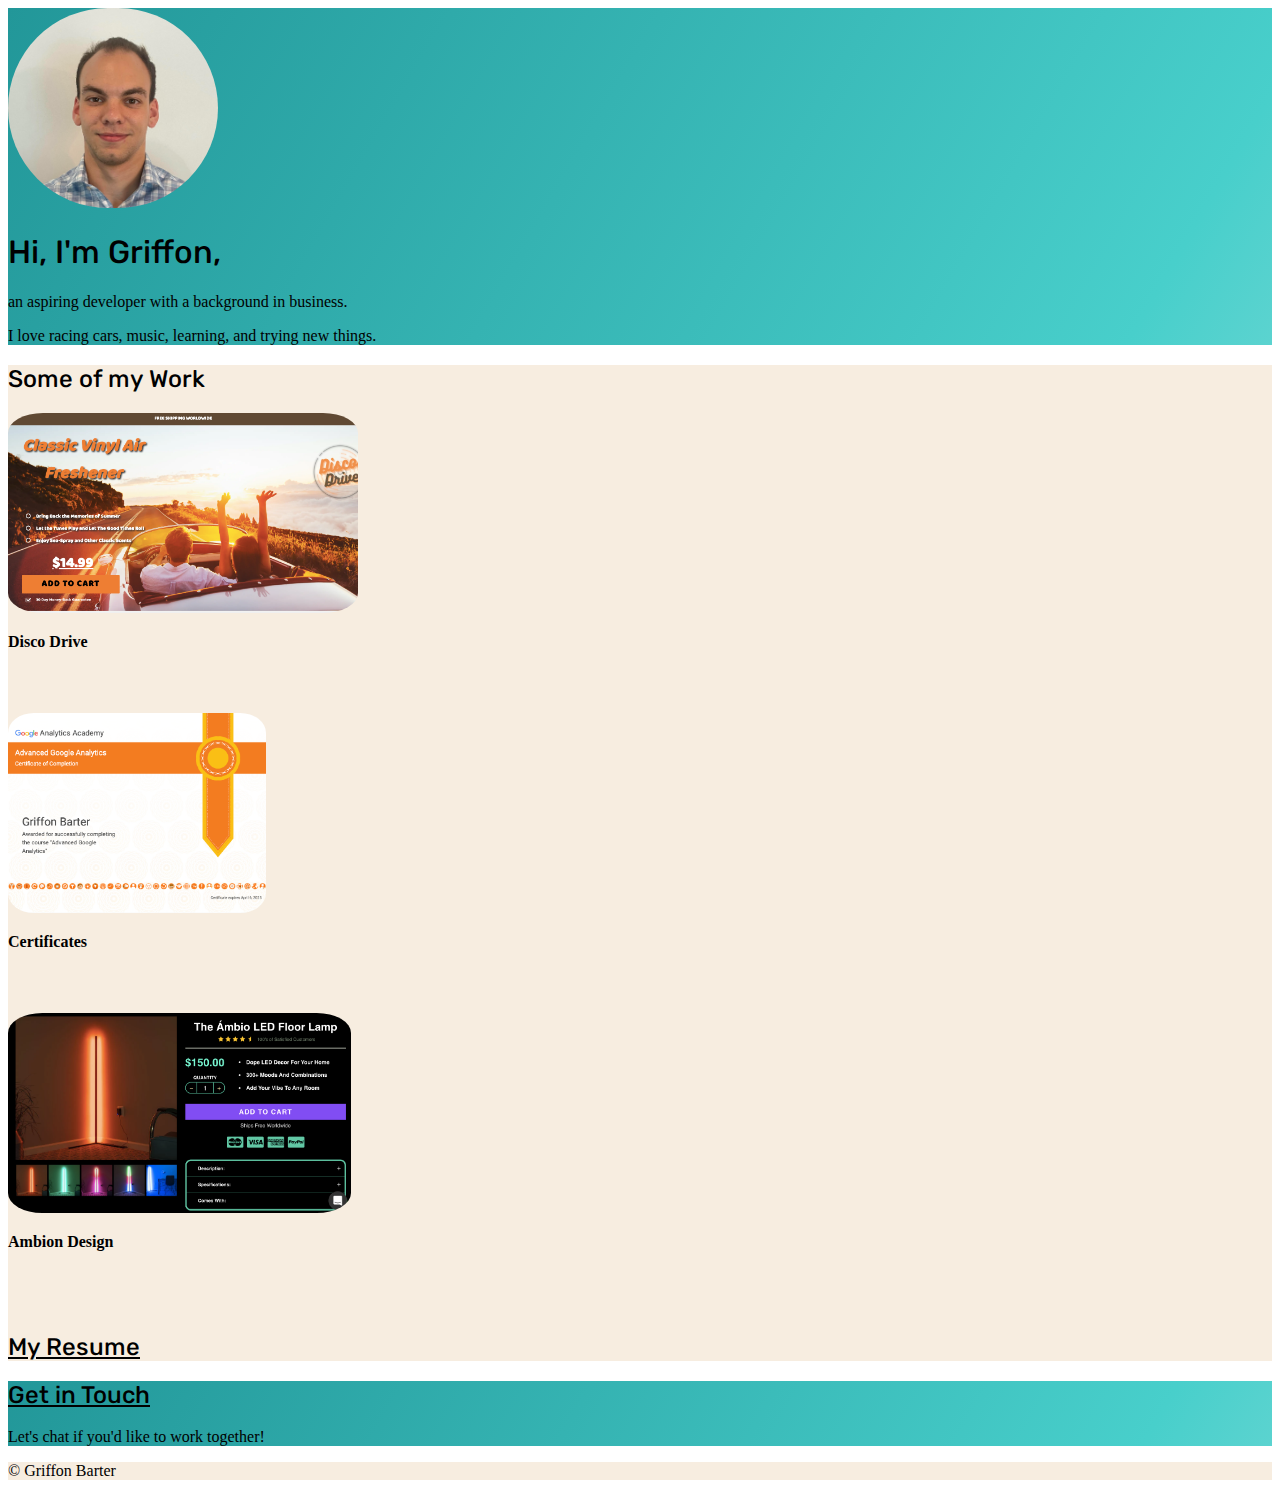
<file: index.html>
<!DOCTYPE html>
<html lang="en">
<head>
    <meta charset="UTF-8">
    <meta name="viewport" content="width=device-width, initial-scale=1.0">
    <title>Griffon Barter</title>
    <link rel="stylesheet" href="./styles.css">
    <link href="https://cdn.jsdelivr.net/npm/bootstrap@5.3.0-alpha3/dist/css/bootstrap.min.css" rel="stylesheet"
    integrity="sha384-KK94CHFLLe+nY2dmCWGMq91rCGa5gtU4mk92HdvYe+M/SXH301p5ILy+dN9+nJOZ" crossorigin="anonymous">
    <link rel="preconnect" href="https://fonts.googleapis.com">
<link rel="preconnect" href="https://fonts.gstatic.com" crossorigin>
<link href="https://fonts.googleapis.com/css2?family=Rubik:ital,wght@0,300..900;1,300..900&display=swap" rel="stylesheet">
</head>


<body>
    <section class="gradient-background">
        <div class="px-4 py-5 text-center">
            <img class="d-block mx-auto mb-4 profile-img" src="./assets/headshot.jpeg" alt="griffon barter" height="200px">
            <h1 class="display-5 text-body-emphasis mb-3">Hi, I'm Griffon,</h1>
            <div class="col-lg-6 mx-auto">
                <p class="lead mb-4">an aspiring developer with a background in business.</p>
                <p class="lead mb-4">I love racing cars, music, learning, and trying new things.</p>
            </div>
        </div>
    </section>


    <section>
        <div class="prevwork text-center">
            <div class="container pb-5 pt-5">
              <h2 class="text-body-emphasis">Some of my Work</h2>
              <div class="container">
                <div class="row mt-5">
                    <div class="combo col-lg-4 col-sm-12">
                        <div>
                        <a href="./disco.html"> <img src="./assets/discodrive.png" alt="disco-drive" /></a>
                        </div>
                        <p class="mt-4 lead label">Disco Drive</p>
                    </div>
                    <div class="combo col-lg-4 col-sm-12 mx-5">
                        <div>
                        <a href="./certificates.html"> <img src="./assets/Course_Certificate copy.png" alt="certificates" /></a>
                        </div>
                        <p class="mt-4 lead label">Certificates</p>
                    </div>
                    <div class="combo col-lg-4 col-sm-12">
                        <div>
                        <a href="./ambion.html"><img src="./assets/ambiondesign.png" alt="ambion-design" /></a>
                        </div>
                        <p class="mt-4 lead label">Ambion Design</p>
                    </div>
                </div>

              </div>
              <a style="color: black;" href="./resume.html"><h2>My Resume</h2></a>
            </div>
            
          </div>

          
    </section>



    <section class="prevwork">
        <div class="container ">
            <div class="p-5 text-center bg-body-tertiary rounded-3 gradient-background">
              <a style="color: black;" href="mailto:griffon.barter@gmail.com"><h2 class="text-body-emphasis">Get in Touch</h2></a>
              <p class="lead mb-1">
                Let's chat if you'd like to work together!
              </p>
            </div>
          </div>

    </section>

    <section class="prevwork">
        <div class="container">
            <footer class="d-flex flex-wrap justify-content-between align-items-center py-3">
              <div class="col-md-4 d-flex align-items-center">
                <span class="mb-3 mb-md-0 text-body-secondary">© Griffon Barter</span>
              </div>
            </footer>
          </div>
    </section>
    <script src="https://cdn.jsdelivr.net/npm/bootstrap@5.3.3/dist/js/bootstrap.bundle.min.js" integrity="sha384-YvpcrYf0tY3lHB60NNkmXc5s9fDVZLESaAA55NDzOxhy9GkcIdslK1eN7N6jIeHz" crossorigin="anonymous"></script>
</body>
</html>
</file>
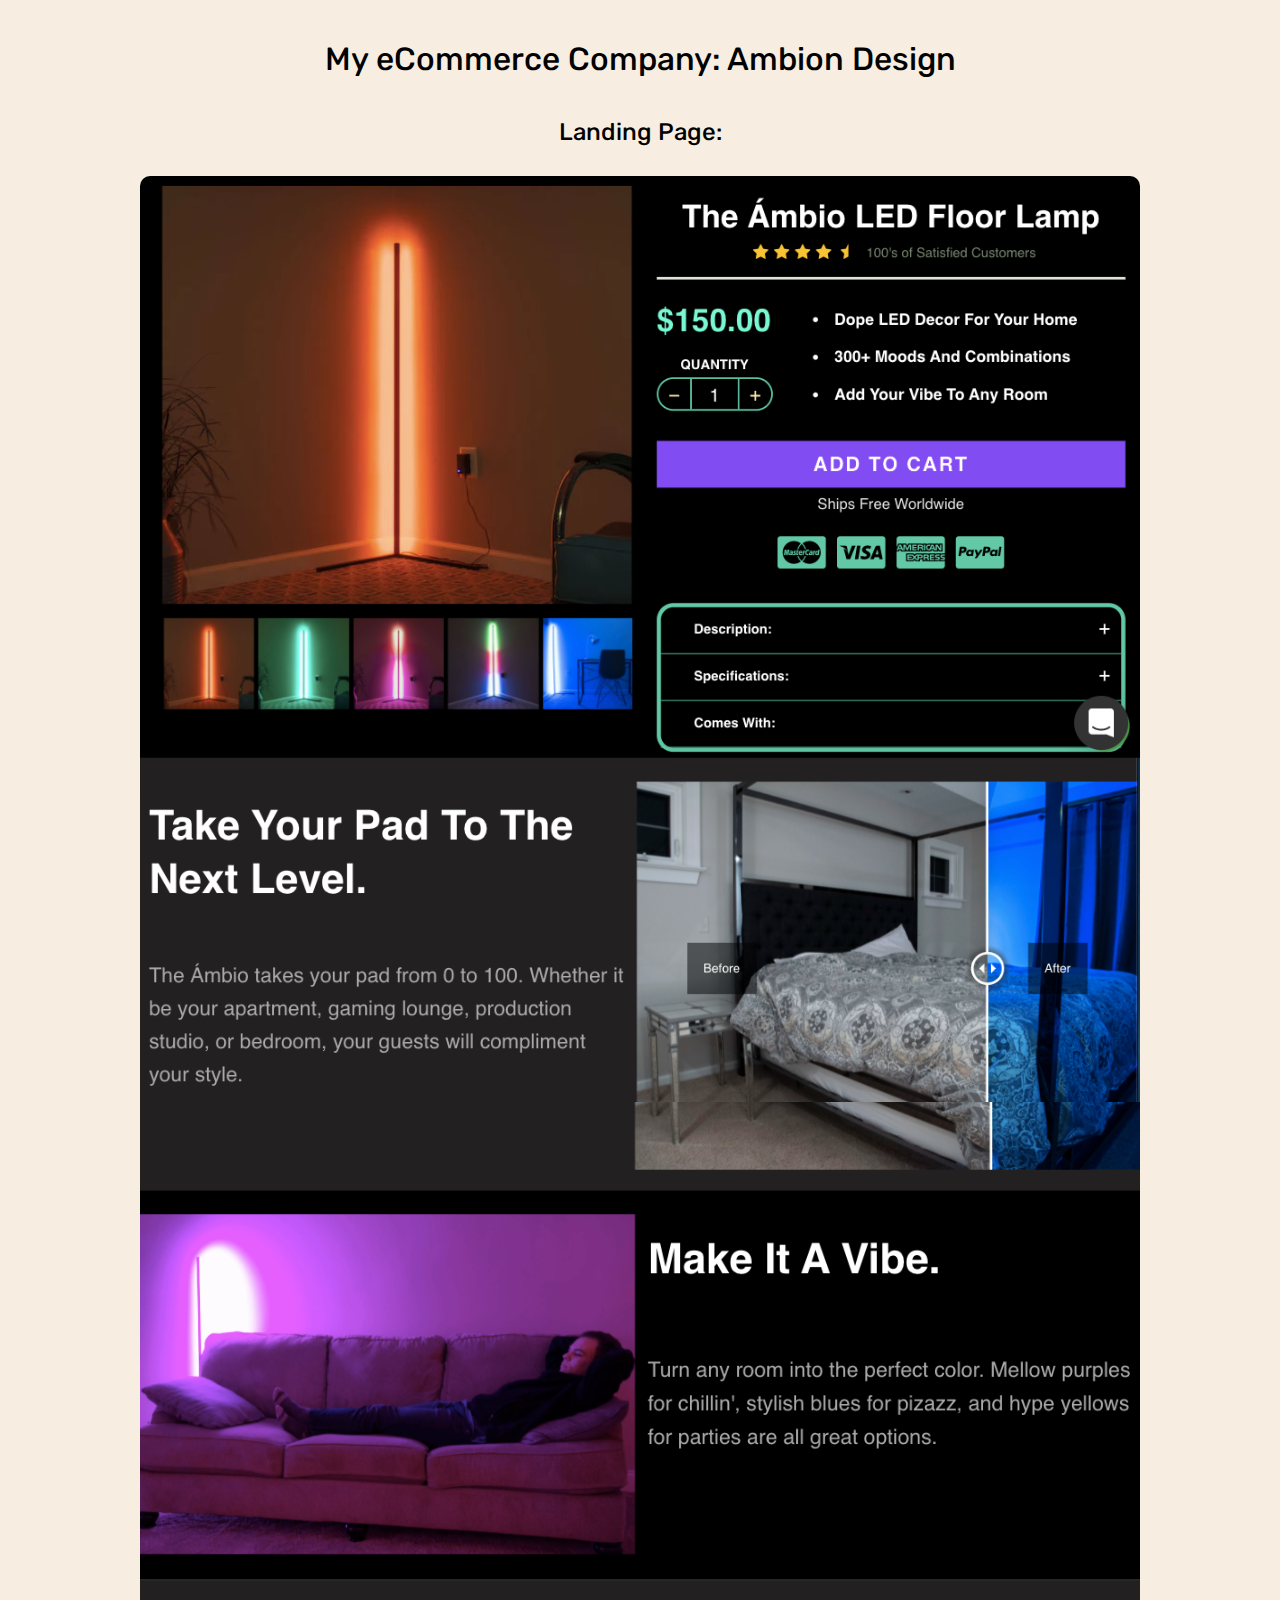
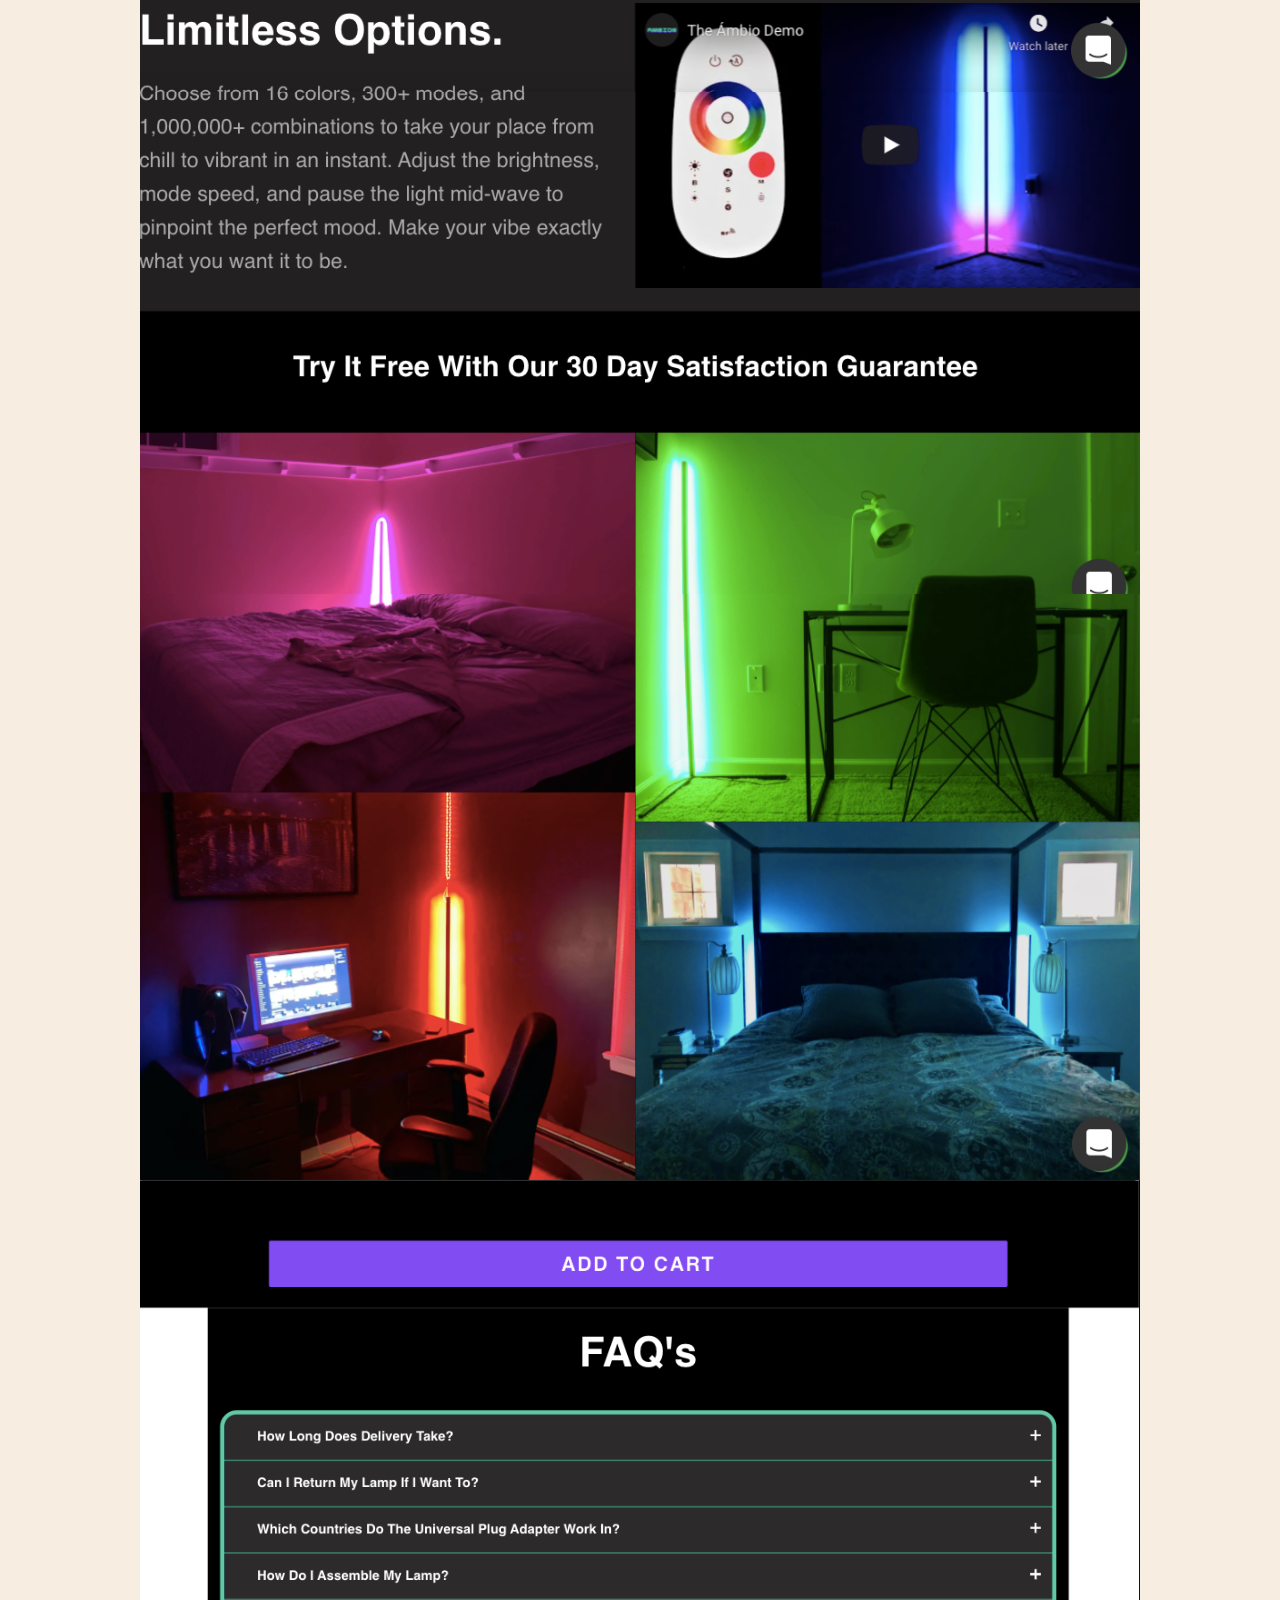
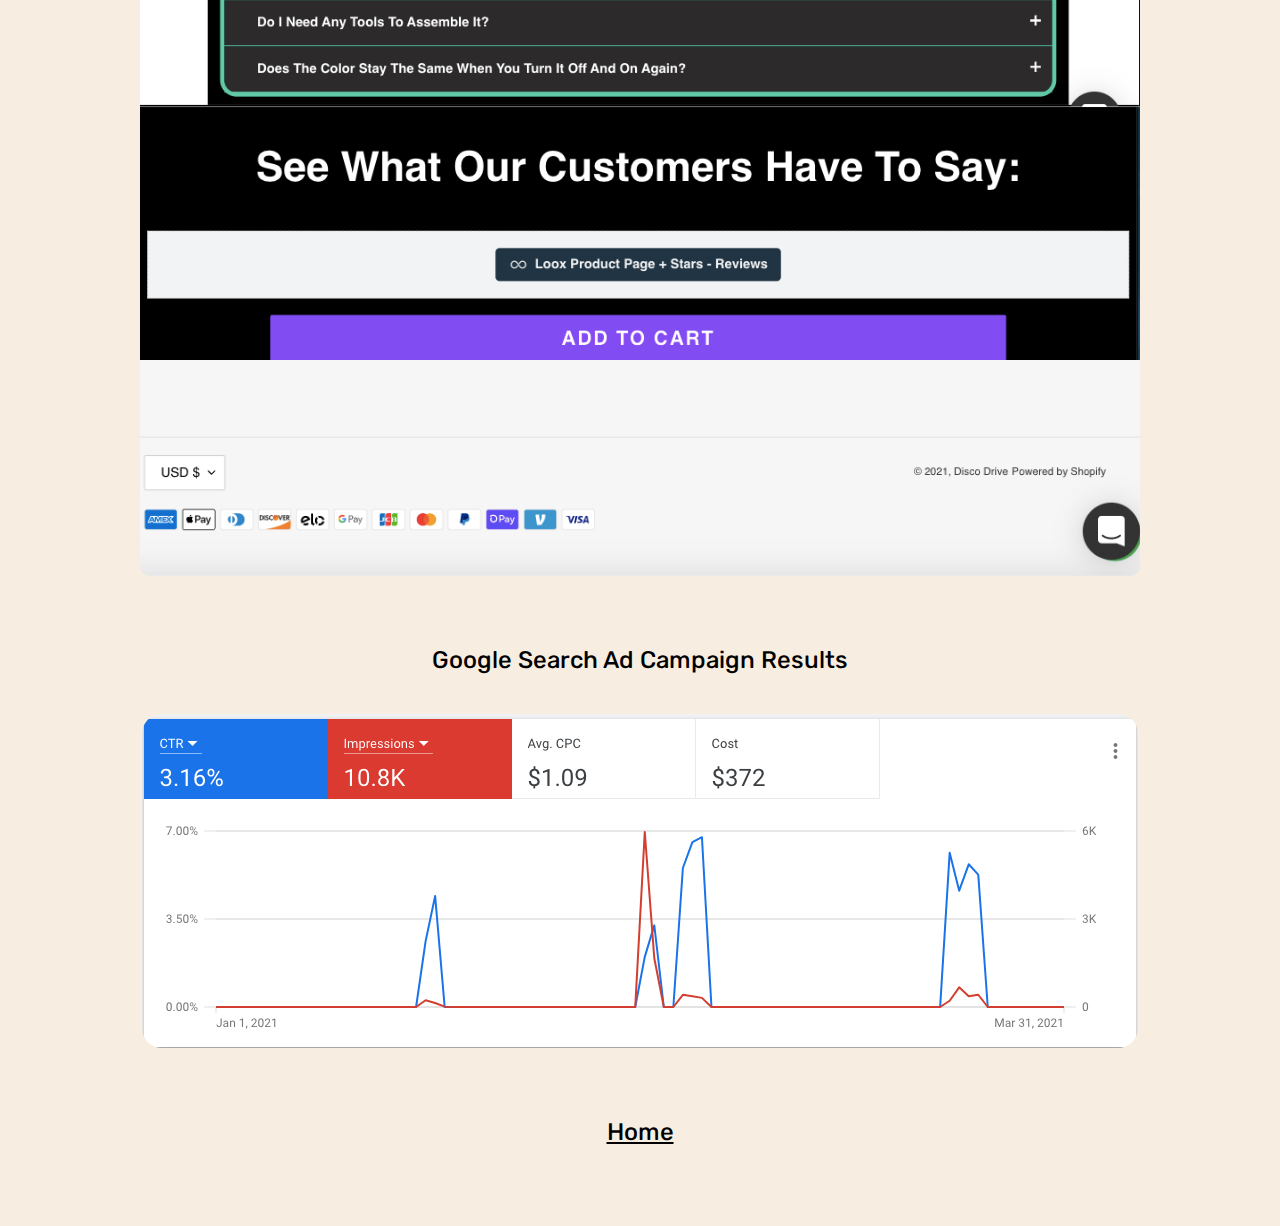
<file: ambion.html>
<head>
    <link rel="stylesheet" href="./styles.css">
    <link rel="preconnect" href="https://fonts.googleapis.com">
<link rel="preconnect" href="https://fonts.gstatic.com" crossorigin>
<link href="https://fonts.googleapis.com/css2?family=Rubik:ital,wght@0,300..900;1,300..900&display=swap" rel="stylesheet">
</head>
<body style="background-color: rgb(247, 237, 224);">
    <h1 class="disco-title">My eCommerce Company: Ambion Design</h1>
    <h2 class="disco-title">Landing Page:</h2>
    <div class="disco-div">
        <img class="disco-img" style="display: block; margin-left: auto;  margin-right: auto; margin-top: 30px; margin-bottom: 70px; border-radius: 10px;" src="./assets/work examples/ambion-full.png" alt="ambion-design-landing-page" />
    </div>
    <div class="disco-div">
        <h2 class="disco-title">Google Search Ad Campaign Results</h2>
        <img class="disco-img" src="./assets/work examples/Ambion Google Ads Account copy.png" alt="google-campaign-results" style= "display: block; margin-left: auto; margin-right: auto; margin-top: 40px; max-height: 600px; border-radius: 10px; margin-bottom: 70px; border-radius: 20px;"/>
    </div>
    <a href="./index.html" class="home-link" style="color: black; text-align: center; display: block;"><h2>Home</h2></a>
</body>
</file>
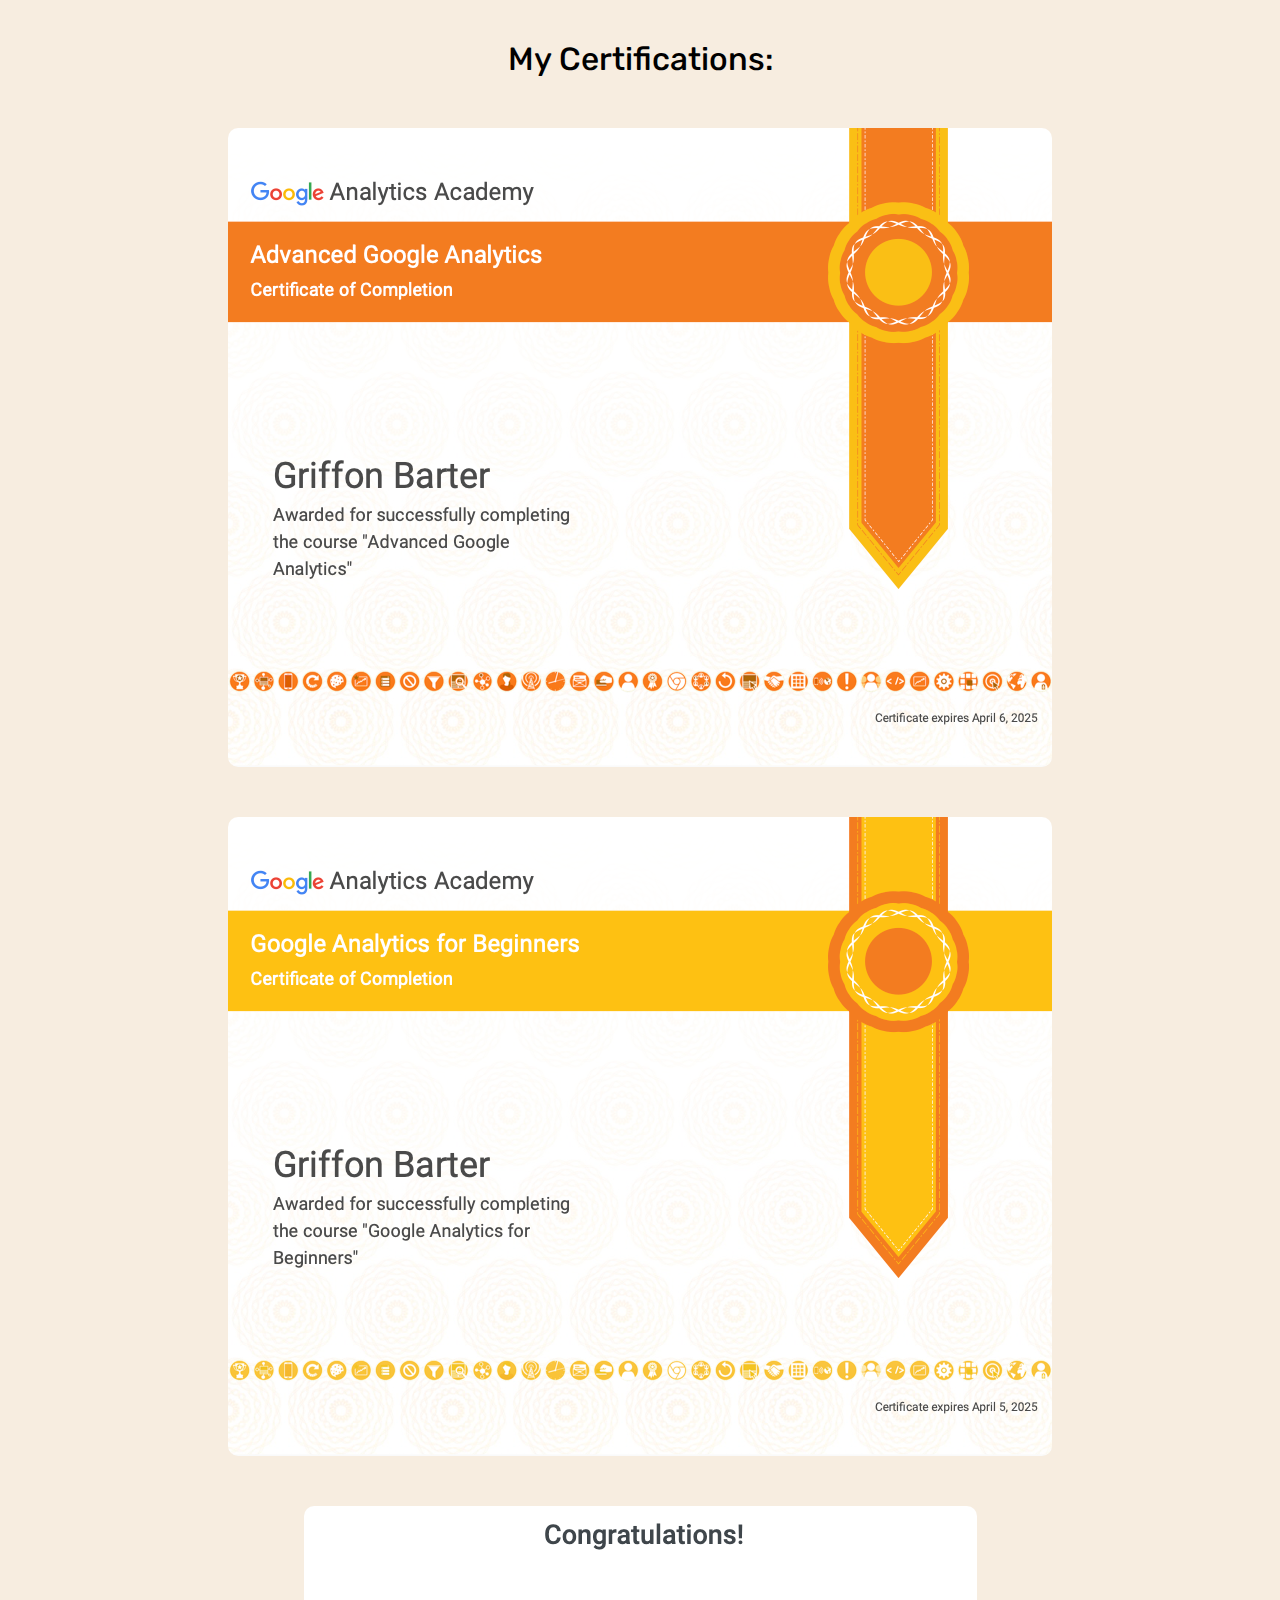
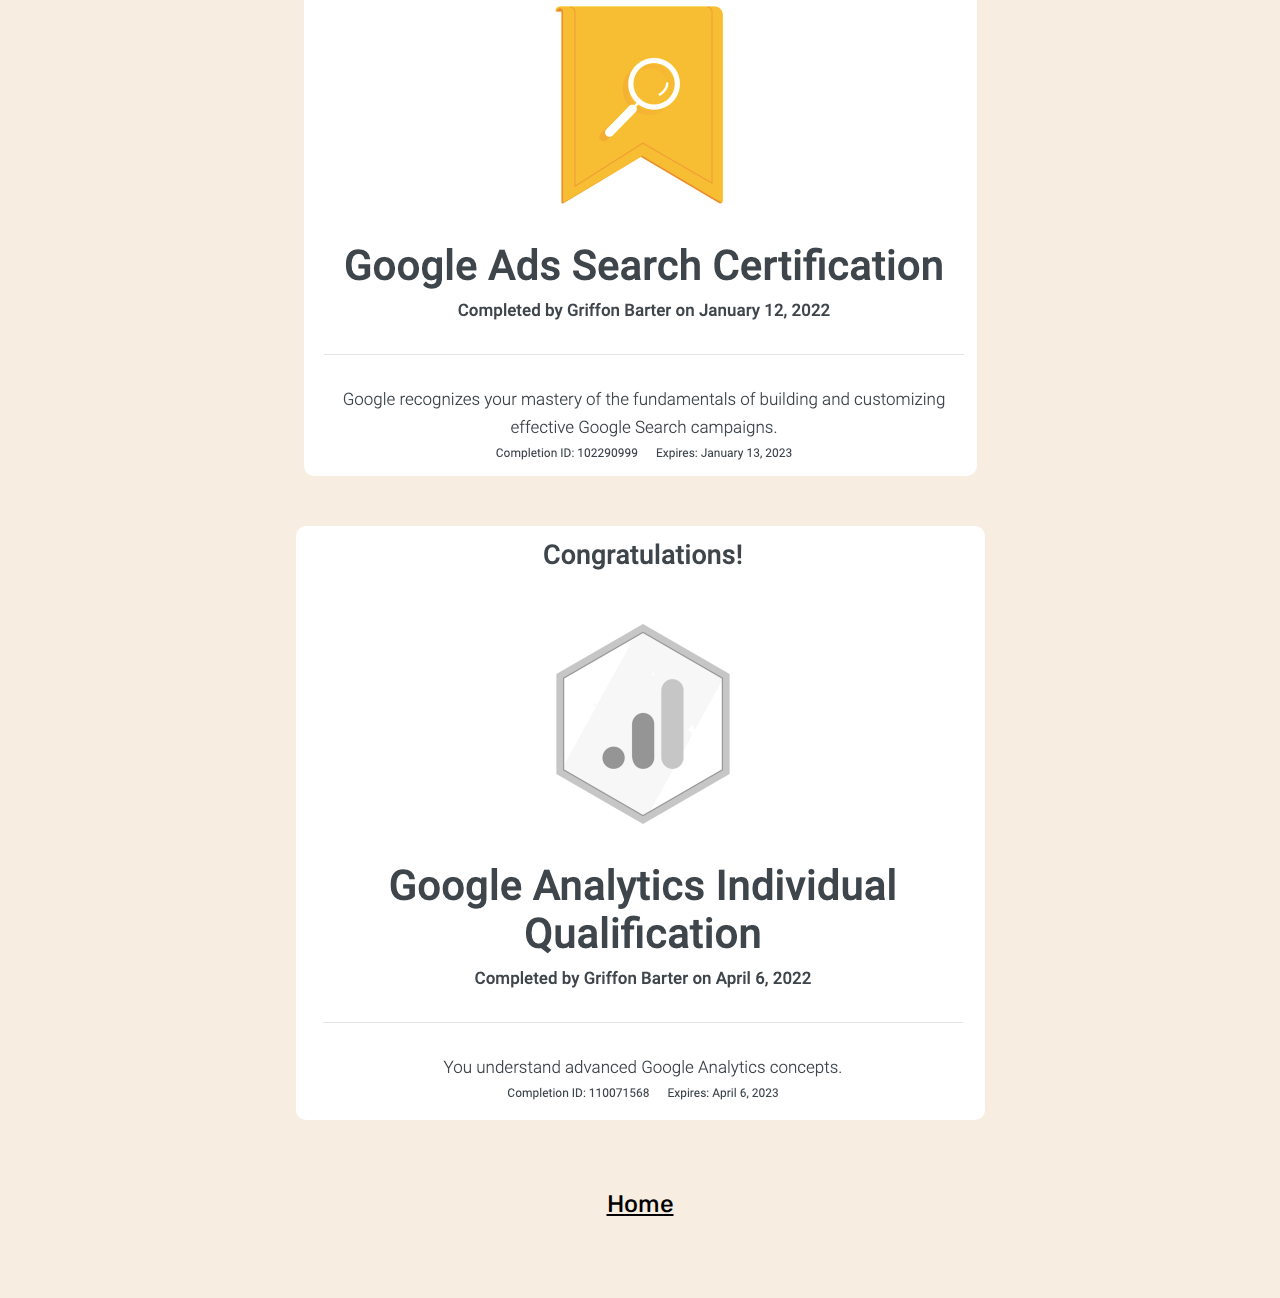
<file: certificates.html>
<head>
    <link rel="stylesheet" href="./styles.css">
    <link rel="preconnect" href="https://fonts.googleapis.com">
<link rel="preconnect" href="https://fonts.gstatic.com" crossorigin>
<link href="https://fonts.googleapis.com/css2?family=Rubik:ital,wght@0,300..900;1,300..900&display=swap" rel="stylesheet">
</head>

<body style="background-color: rgb(247, 237, 224);">
<h1 class="disco-title" style="margin-bottom: 0px;">My Certifications:</h1>
<div id="certificates">
    <img style="border-radius: 10px;" id="top-cert" class="disco-img" src="./assets/work examples/Analyticsadvanced.png" alt="analytics advanced" />
    <img style="border-radius: 10px;" class="disco-img" src="./assets/work examples/Analyticsbasic.png" alt="analytics basic" />
    <img style="border-radius: 10px;" class="disco-img" src="./assets/work examples/Googlesearch.png" alt="google search" />
    <img style="border-radius: 10px;" class="disco-img" style="margin-bottom: 50px;" src="./assets/work examples/Analyticsqual.png" alt="analytics qualification" />
</div>
<a href="./index.html" class="home-link" style="color: black; text-align: center; display: block;"><h2>Home</h2></a>
</body>
</file>
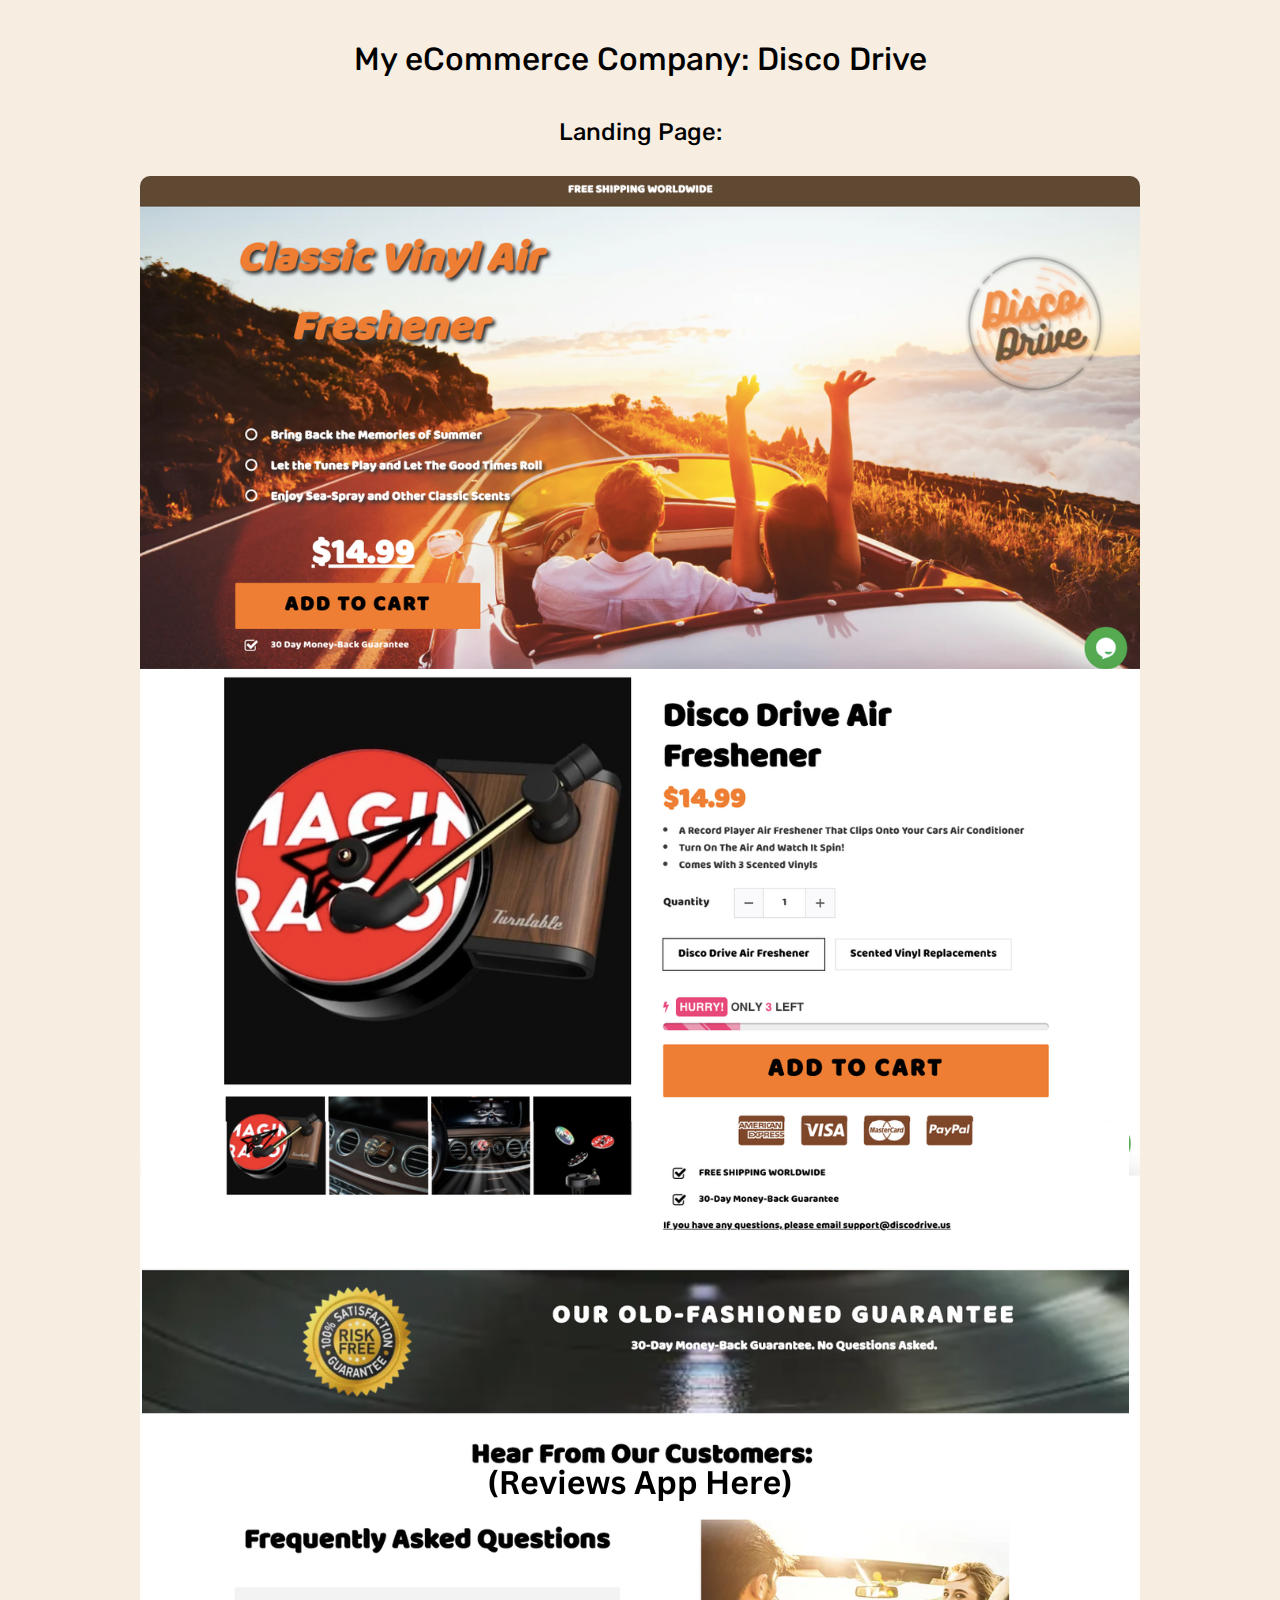
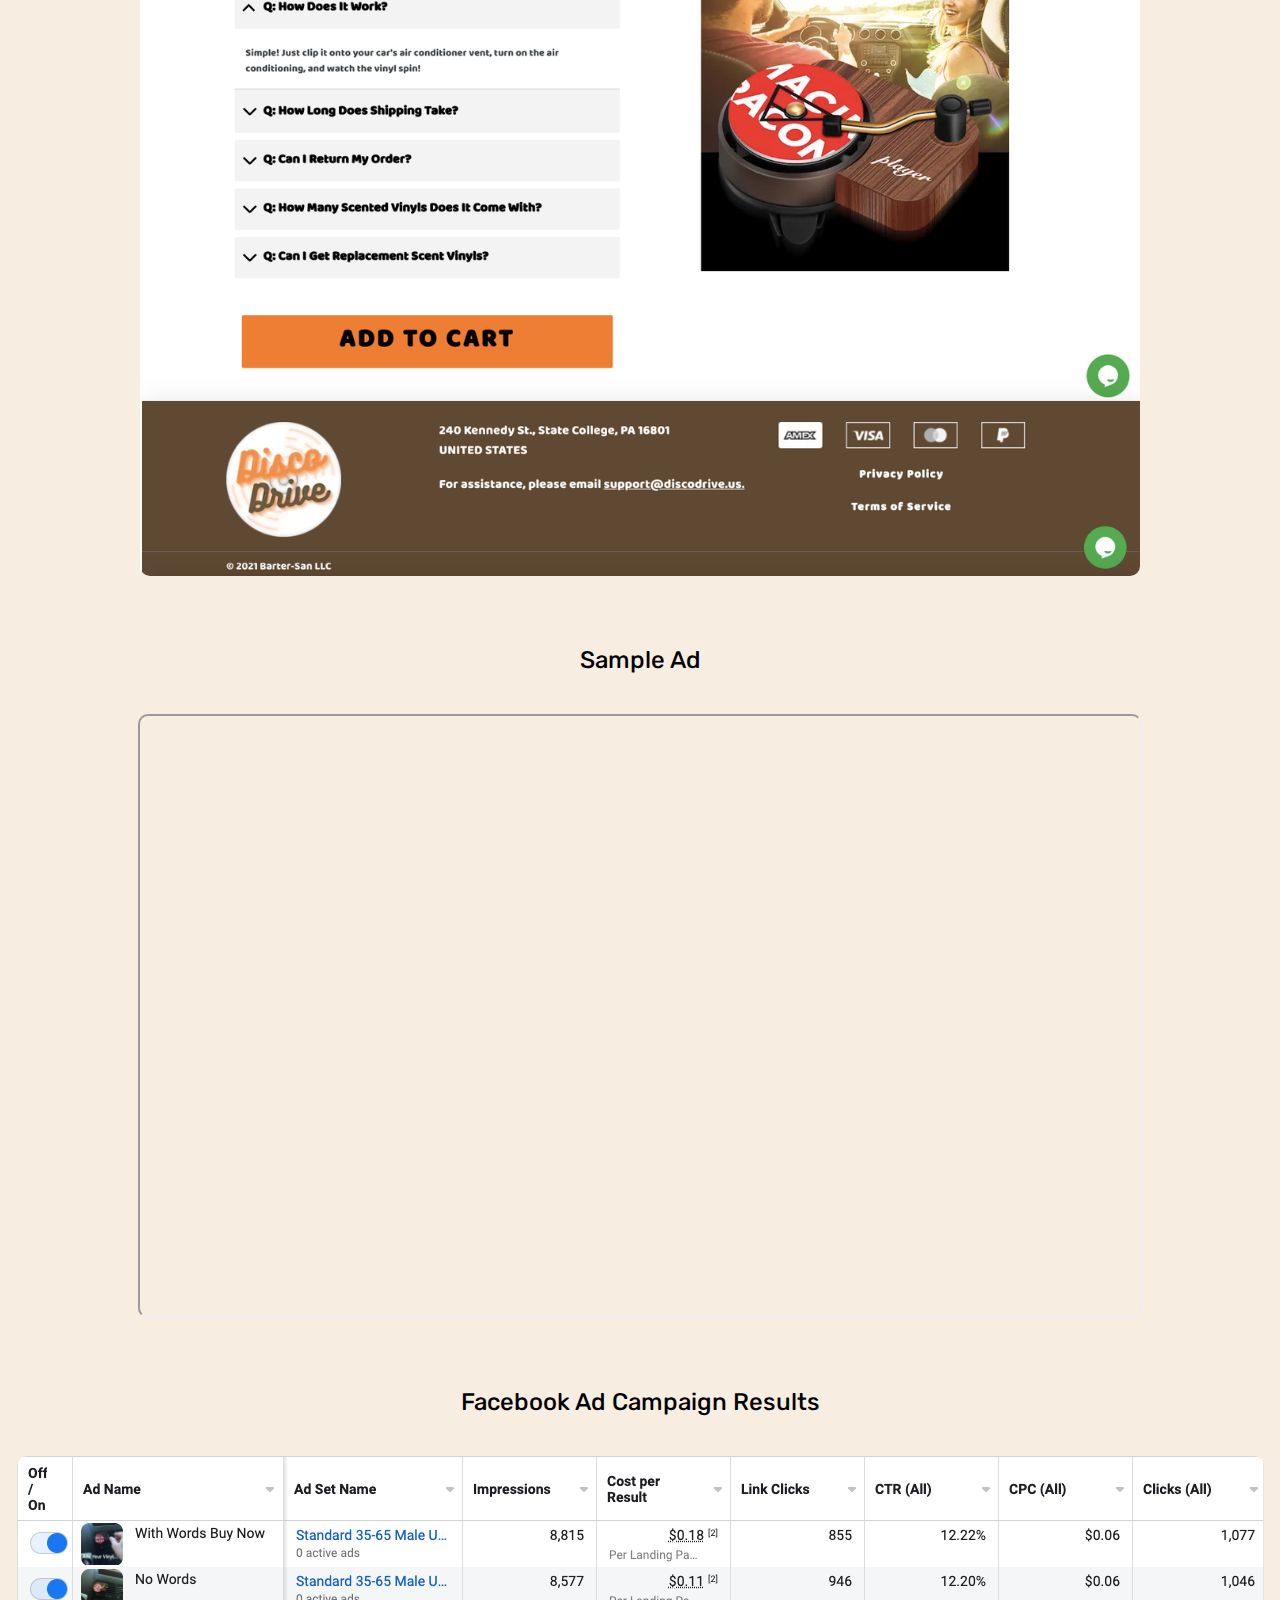
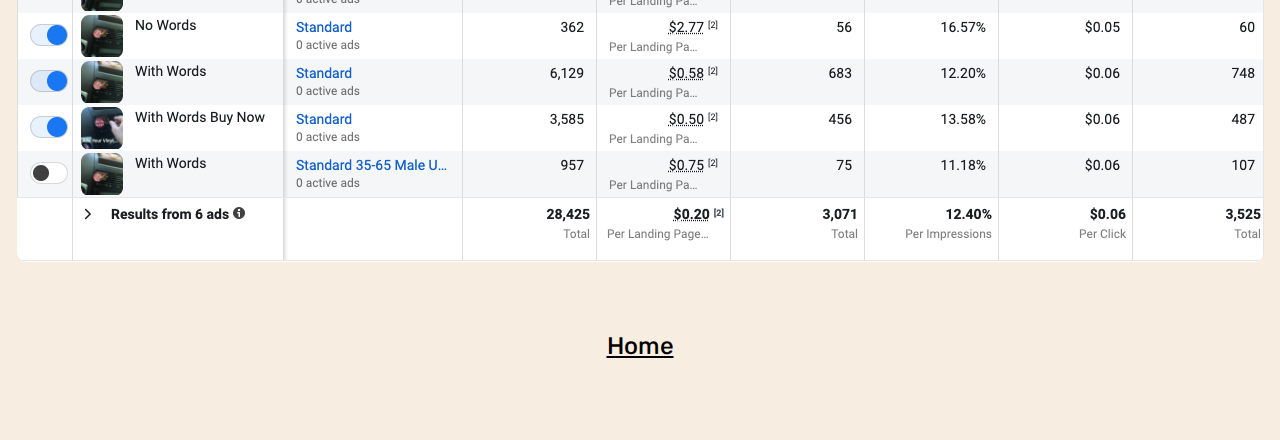
<file: disco.html>
<head>
    <link rel="stylesheet" href="./styles.css">
    <link rel="preconnect" href="https://fonts.googleapis.com">
<link rel="preconnect" href="https://fonts.gstatic.com" crossorigin>
<link href="https://fonts.googleapis.com/css2?family=Rubik:ital,wght@0,300..900;1,300..900&display=swap" rel="stylesheet">
</head>
<body style="background-color: rgb(247, 237, 224);">
    <h1 class="disco-title">My eCommerce Company: Disco Drive</h1>
    <h2 class="disco-title">Landing Page:</h2>
    <div class="disco-div">
        <img class="disco-img" style="display: block; margin-left: auto;  margin-right: auto; margin-top: 30px; margin-bottom: 70px; border-radius: 10px;" src="./assets/work examples/DiscoDrivefull.png" alt="disco-drive-landing-page" />
    </div>
        <div class="disco-div">
            <h2 class="disco-title">Sample Ad</h2>
            <iframe width="1000" height="600" class="disco-img" src="https://www.youtube.com/embed/Mj7NchJX7Dg" style="display: block; margin-left: auto; margin-right: auto; margin-top: 40px; max-height: 800px; border-radius: 10px; margin-bottom: 70px;"></iframe>
        </div>
        <div class="disco-div">
            <h2 class="disco-title">Facebook Ad Campaign Results</h2>
            <img class="disco-img" src="./assets/work examples/Disco Drive Facebook Ad Account copy.png" alt="facebook-campaign-results" style= "display: block; margin-left: auto; margin-right: auto; margin-top: 40px; max-height: 600px; border-radius: 10px; margin-bottom: 70px;"/>
        </div>
        <a href="./index.html" class="home-link" style="color: black; text-align: center; display: block;"><h2>Home</h2></a>
</body>


<!--

<div class="disco-img">
    <img style="display: block; margin-left: auto;  margin-right: auto; margin-top: 30px; margin-bottom: 70px;" src="./assets/work examples/DiscoDrivefull.png" alt="disco-drive-landing-page" />
    </div>
    <h2 class="disco-title">Sample Ad:</h2>
    <div class="disco-img">
    <video style="display: block; margin-left: auto; margin-right: auto; margin-top: 90px;" width="1000" height="600" controls>
        <source src="./assets/work examples/standard with words.mp4" type="video/mp4">
    </video>
    </div>
    </body>

-->
</file>
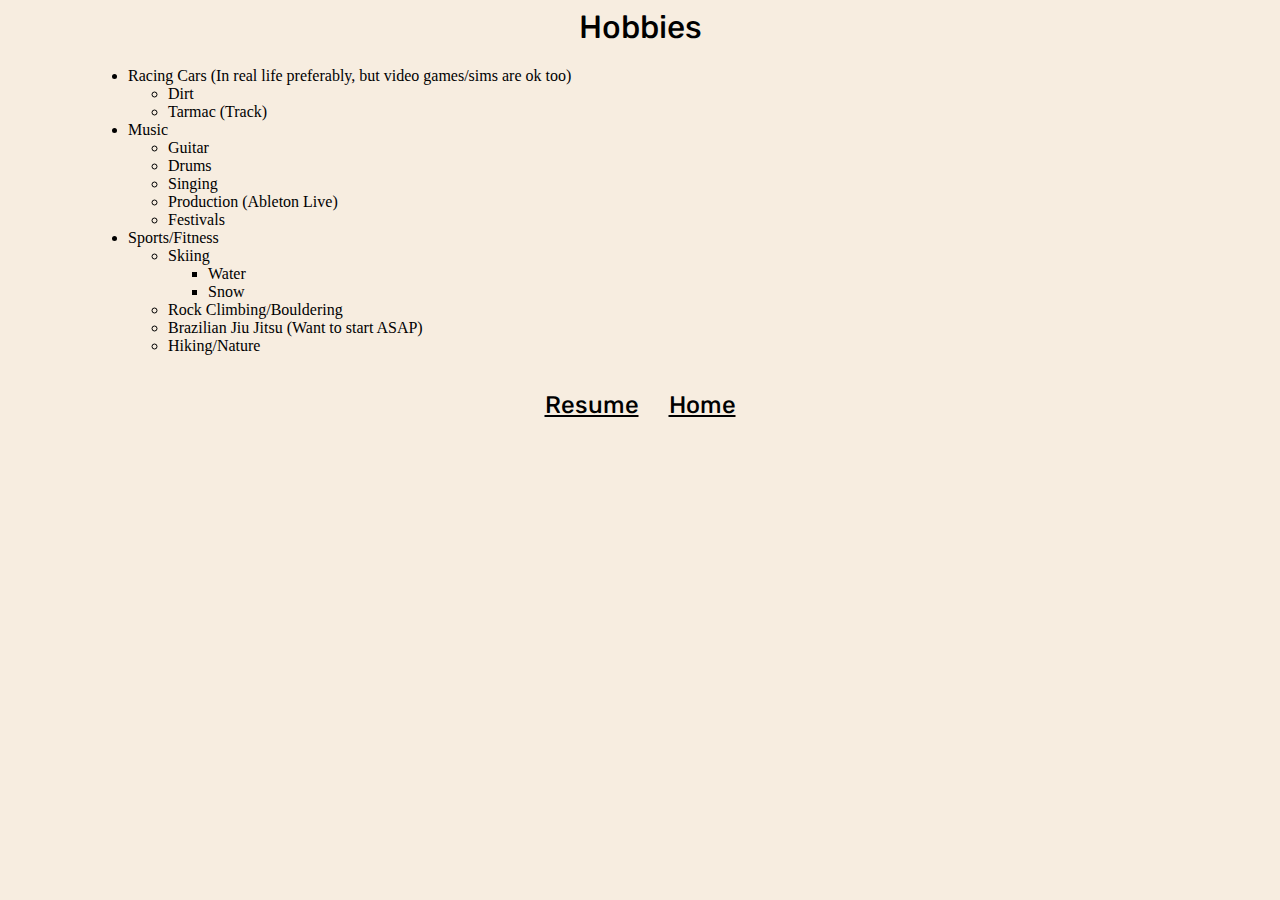
<file: hobbies.html>
<head>
    <meta charset="UTF-8">
    <meta name="viewport" content="width=device-width, initial-scale=1.0">
    <title>My Resume</title>
    <link rel="stylesheet" href="./styles.css">
    <link href="https://cdn.jsdelivr.net/npm/bootstrap@5.3.0-alpha3/dist/css/bootstrap.min.css" rel="stylesheet"
    integrity="sha384-KK94CHFLLe+nY2dmCWGMq91rCGa5gtU4mk92HdvYe+M/SXH301p5ILy+dN9+nJOZ" crossorigin="anonymous">
    <link rel="preconnect" href="https://fonts.googleapis.com">
<link rel="preconnect" href="https://fonts.gstatic.com" crossorigin>
<link href="https://fonts.googleapis.com/css2?family=Rubik:ital,wght@0,300..900;1,300..900&display=swap" rel="stylesheet">
</head>

<body style="background-color:rgb(247, 237, 224)">
<div style="margin: 0px 80px;">
<h1 class="py-4" style="text-align: center;">Hobbies</h1>
<ul>
    <li>Racing Cars (In real life preferably, but video games/sims are ok too)
        <ul>
            <li>Dirt</li>
            <li>Tarmac (Track)</li>
        </ul>
    </li>
    <li>Music
        <ul>
            <li>Guitar</li>
            <li>Drums</li>
            <li>Singing</li>
            <li>Production (Ableton Live)</li>
            <li>Festivals</li>
        </ul>
    </li>
    <li>Sports/Fitness
        <ul>
            <li>Skiing
                <ul>
                    <li>Water</li>
                    <li>Snow</li>
                </ul>
            </li>
            <li>Rock Climbing/Bouldering</li>
            <li>Brazilian Jiu Jitsu (Want to start ASAP)</li>
            <li>Hiking/Nature</li>
        </ul>
    </li>

</ul>
</div>
<div style="display: flex; justify-content: center; gap: 30px;">
<a href="./resume.html" class="home-link mt-5" style="color: black; text-align: center; display: inline-block;"><h2>Resume</h2></a>
<a href="./index.html" class="home-link mt-5" style="color: black; text-align: center; display: inline-block;"><h2>Home</h2></a>
</div>
</body>
</file>
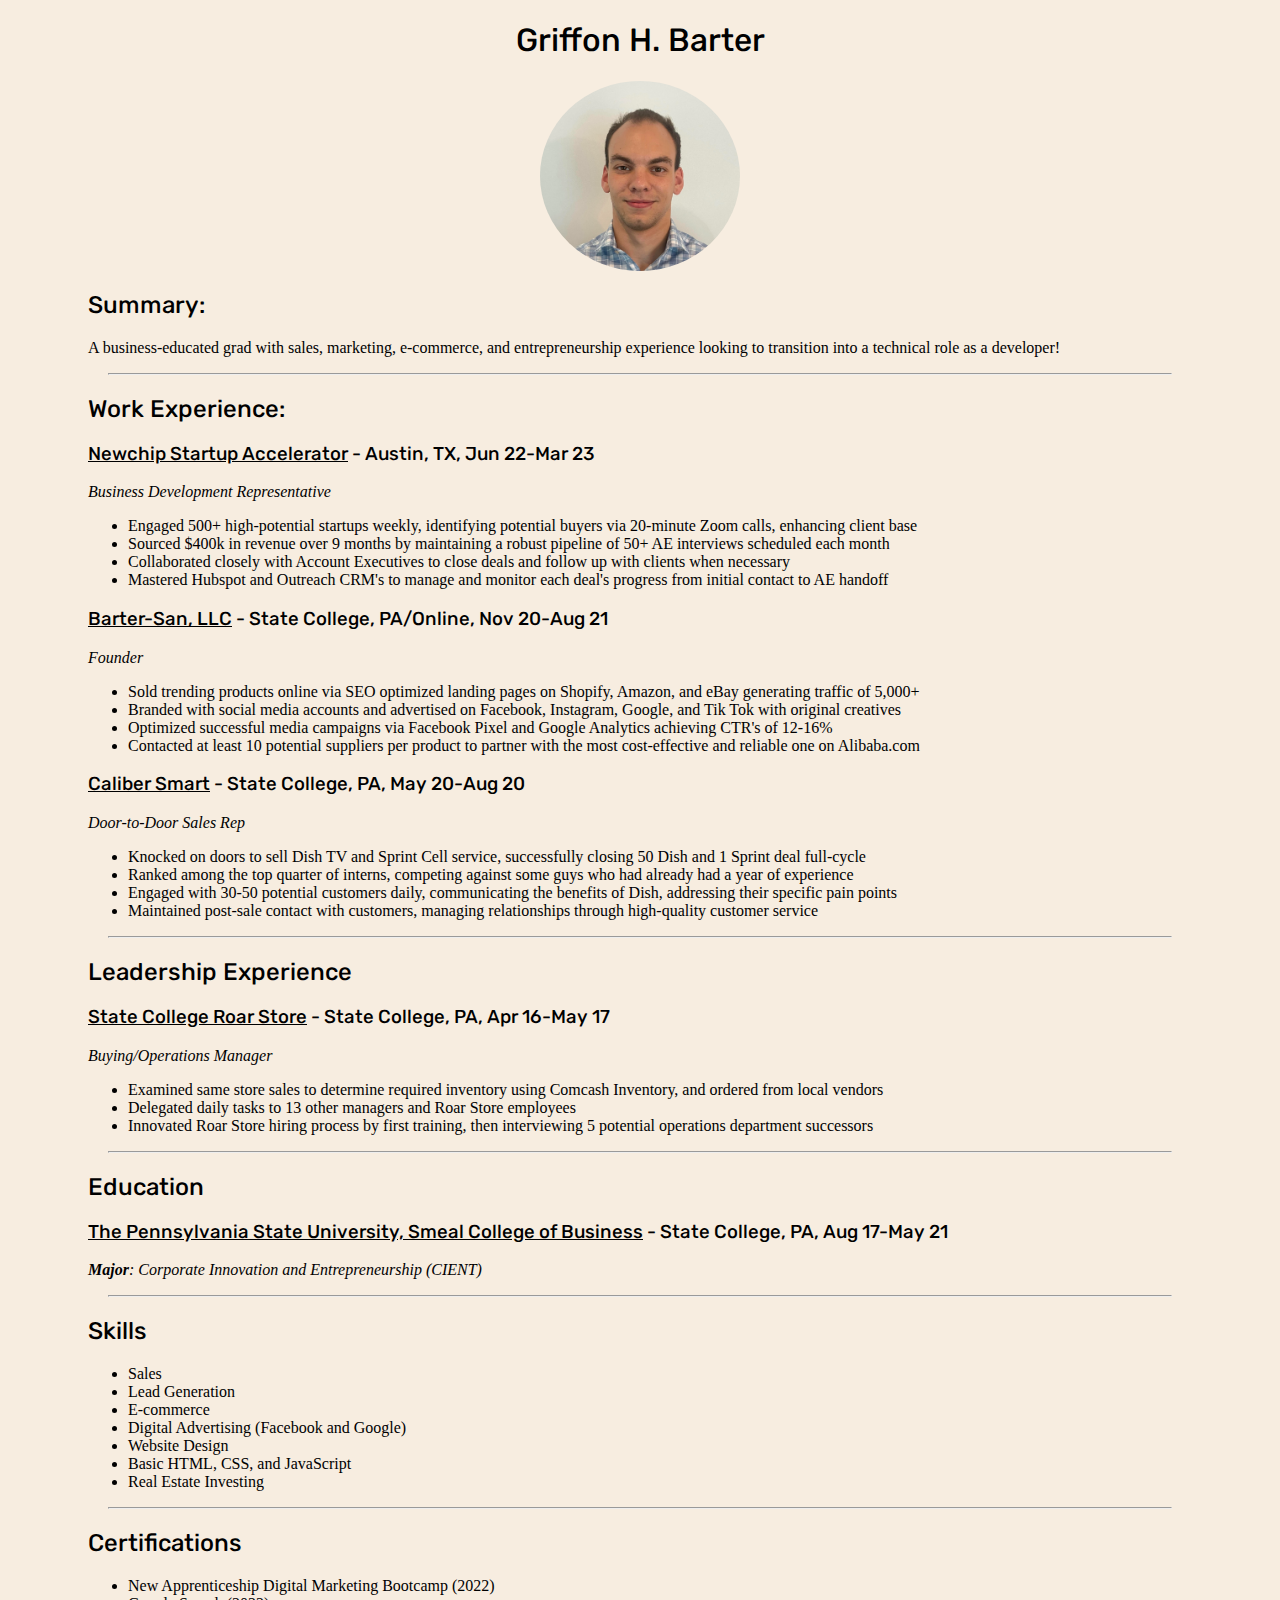
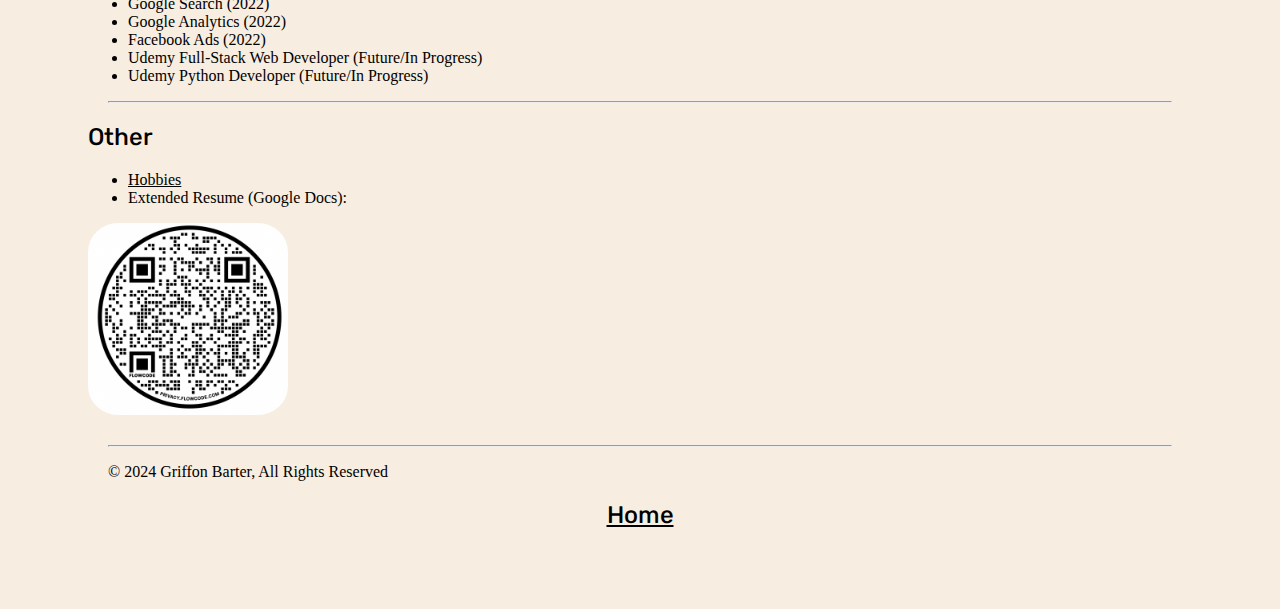
<file: resume.html>
<!DOCTYPE html>
<html lang="en">
<head>
    <meta charset="UTF-8">
    <meta name="viewport" content="width=device-width, initial-scale=1.0">
    <title>My Resume</title>
    <link rel="stylesheet" href="./styles.css">
    <link href="https://cdn.jsdelivr.net/npm/bootstrap@5.3.0-alpha3/dist/css/bootstrap.min.css" rel="stylesheet"
    integrity="sha384-KK94CHFLLe+nY2dmCWGMq91rCGa5gtU4mk92HdvYe+M/SXH301p5ILy+dN9+nJOZ" crossorigin="anonymous">
    <link rel="preconnect" href="https://fonts.googleapis.com">
<link rel="preconnect" href="https://fonts.gstatic.com" crossorigin>
<link href="https://fonts.googleapis.com/css2?family=Rubik:ital,wght@0,300..900;1,300..900&display=swap" rel="stylesheet">
</head>
<body style="background-color:rgb(247, 237, 224)">
<div style="margin: 0px 80px;">
<h1 class="pt-4" style="text-align: center;">Griffon H. Barter</h1>
<img class="my-4" style="border-radius: 50%; display: block; margin-left: auto; margin-right: auto;" src="./assets/headshot.jpeg" width="200" alt="a picture of me (Griffon Barter)"/>
<h2>Summary:</h2>
<p>A business-educated grad with sales, marketing, e-commerce, and entrepreneurship experience looking to transition into a technical role as a developer!</p>
<hr style="margin-left: 20px; margin-right: 20px;"/>
<h2>Work Experience:</h2>
<h3><u>Newchip Startup Accelerator</u> - Austin, TX, Jun 22-Mar 23 </h3>
<p><em>Business Development Representative</em></p>
<ul>
    <li>Engaged 500+ high-potential startups weekly, identifying potential buyers via 20-minute Zoom calls, enhancing client base</li>
    <li>Sourced $400k in revenue over 9 months by maintaining a robust pipeline of 50+ AE interviews scheduled each month</li>
    <li>Collaborated closely with Account Executives to close deals and follow up with clients when necessary</li>
    <li>Mastered Hubspot and Outreach CRM's to manage and monitor each deal's progress from initial contact to AE handoff</li>
</ul>
<h3><u>Barter-San, LLC</u> - State College, PA/Online, Nov 20-Aug 21 </h3>
<p><em>Founder</em></p>
<ul>
    <li>Sold trending products online via SEO optimized landing pages on Shopify, Amazon, and eBay generating traffic of 5,000+</li>
    <li>Branded with social media accounts and advertised on Facebook, Instagram, Google, and Tik Tok with original creatives</li>
    <li>Optimized successful media campaigns via Facebook Pixel and Google Analytics achieving CTR's of 12-16%</li>
    <li>Contacted at least 10 potential suppliers per product to partner with the most cost-effective and reliable one on Alibaba.com</li>
</ul>
<h3><u>Caliber Smart</u> - State College, PA, May 20-Aug 20 </h3>
<p><em>Door-to-Door Sales Rep</em></p>
<ul>
    <li>Knocked on doors to sell Dish TV and Sprint Cell service, successfully closing 50 Dish and 1 Sprint deal full-cycle</li>
    <li>Ranked among the top quarter of interns, competing against some guys who had already had a year of experience</li>
    <li>Engaged with 30-50 potential customers daily, communicating the benefits of Dish, addressing their specific pain points</li>
    <li>Maintained post-sale contact with customers, managing relationships through high-quality customer service</li>
</ul>
<hr style="margin-left: 20px; margin-right: 20px;"/>
<h2>Leadership Experience</h2>
<h3><u>State College Roar Store</u> - State College, PA, Apr 16-May 17 </h3>
<p><em>Buying/Operations Manager</em></p>
<ul>
    <li>Examined same store sales to determine required inventory using Comcash Inventory, and ordered from local vendors</li>
    <li>Delegated daily tasks to 13 other managers and Roar Store employees</li>
    <li> Innovated Roar Store hiring process by first training, then interviewing 5 potential operations department successors</li>
</ul>
<hr style="margin-left: 20px; margin-right: 20px;"/>
<h2>Education</h2>
<h3><u>The Pennsylvania State University, Smeal College of Business</u> - State College, PA, Aug 17-May 21</h3>
<p><em><strong>Major</strong>: Corporate Innovation and Entrepreneurship (CIENT)</em></p>
<hr style="margin-left: 20px; margin-right: 20px;"/>
<h2>Skills</h2>
<ul>
    <li>Sales</li>
    <li>Lead Generation</li>
    <li>E-commerce</li>
    <li>Digital Advertising (Facebook and Google)</li>
    <li>Website Design</li>
    <li>Basic HTML, CSS, and JavaScript</li>
    <li>Real Estate Investing</li>
</ul>
<hr style="margin-left: 20px; margin-right: 20px;"/>
<h2>Certifications</h2>
<ul>
    <li>New Apprenticeship Digital Marketing Bootcamp (2022)</li>
    <li>Google Search (2022)</li>
    <li>Google Analytics (2022)</li>
    <li>Facebook Ads (2022)</li>
    <li>Udemy Full-Stack Web Developer (Future/In Progress)</li>
    <li>Udemy Python Developer (Future/In Progress)</li>
</ul>
<hr style="margin-left: 20px; margin-right: 20px;"/>
<h2>Other</h2>
<ul>
    <li><a style="color: black;" href="./hobbies.html">Hobbies</a></li>
    <li>Extended Resume (Google Docs):</li>
</ul>
<img style="border-radius: 15%;" src="./assets/qrcode.png" alt="qrcode to extended resume" width="200"/>
<footer>
    <br />
    <hr style="margin-left: 20px; margin-right: 20px;"/>
    <p style="margin-left: 20px; margin-right: 20px;">© 2024 Griffon Barter, All Rights Reserved</p>
</footer>
<a href="./index.html" class="home-link mt-5" style="color: black; text-align: center; display: block;"><h2>Home</h2></a>
</body>
</div>
</html>
</file>
<file: styles.css>
.gradient-background {
    background: linear-gradient(300deg, #F5F5F5, #48CFCB, #229799);
    background-size: 180% 180%;
    animation: gradient-animation 18s ease infinite;
  }
  
  @keyframes gradient-animation {
    0% {
      background-position: 0% 50%;
    }
    50% {
      background-position: 100% 50%;
    }
    100% {
      background-position: 0% 50%;
    }
  }

  .profile-img {
    border-radius: 100px;
  }

  h1, h2, h3 {
    font-family: "Rubik", sans-serif;
    font-weight: 450 !important;
  }


.combo {
    width: 350px !important;
    height: 300px !important;
}

.combo img {
    object-fit: cover !important;
    height: 100% !important;
    max-width: 100% !important;
    border-radius: 10%;
    height: 200px !important;
}


.row {
    justify-content: center;
    align-items: center;
}

.prevwork {
    background-color:rgb(247, 237, 224) !important;
}

.label {
    font-weight: 700 !important;
}

#certificates {
    display: flex;
    flex-direction: column;
    justify-content: space-evenly;
    align-items: center;
    background-color: rgb(247, 237, 224);
}

#certificates img {
    margin-bottom: 50px;
}

#top-cert {
    margin-top: 50px;
}

.disco-title {
    margin-top: 40px;
    text-align: center;
}

.disco-img {
    max-width: 100%;
}

.home-link {
    margin-bottom: 80px;
    margin-top: 0px !important;
}
</file>
